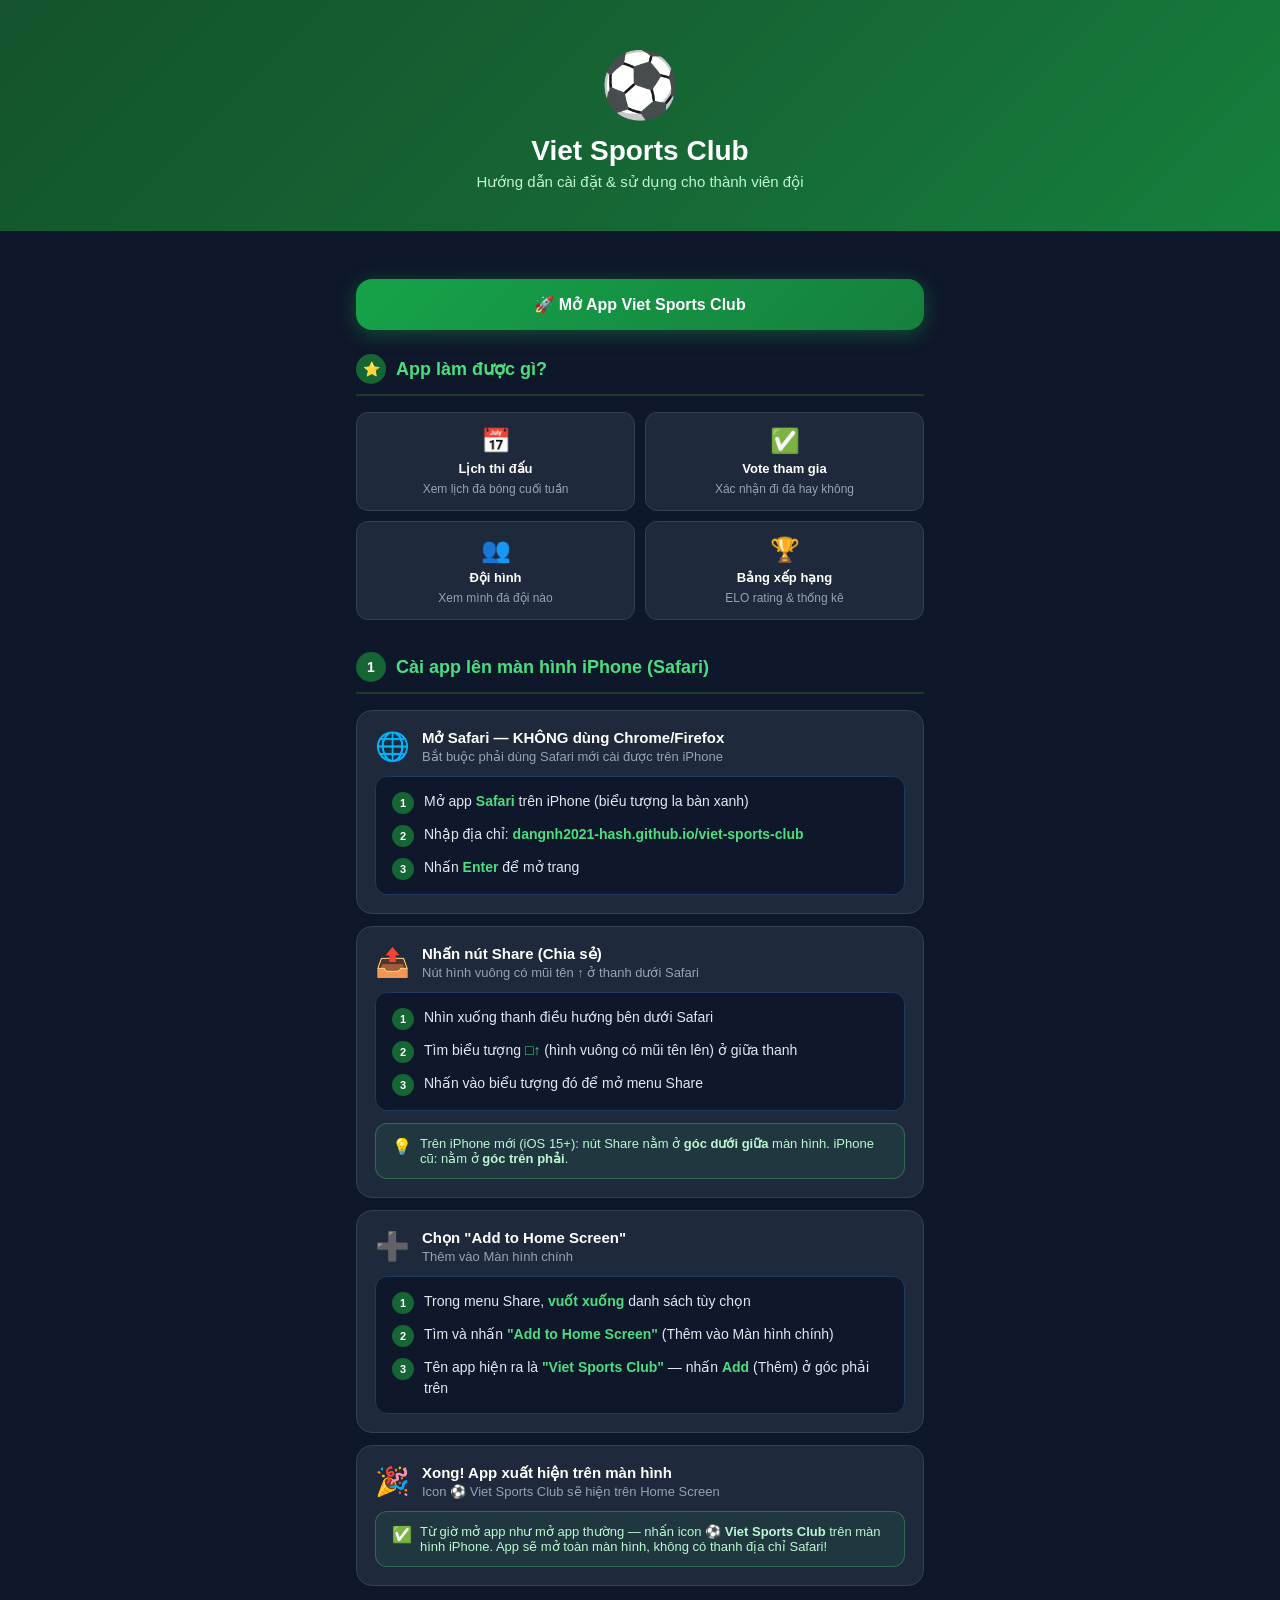
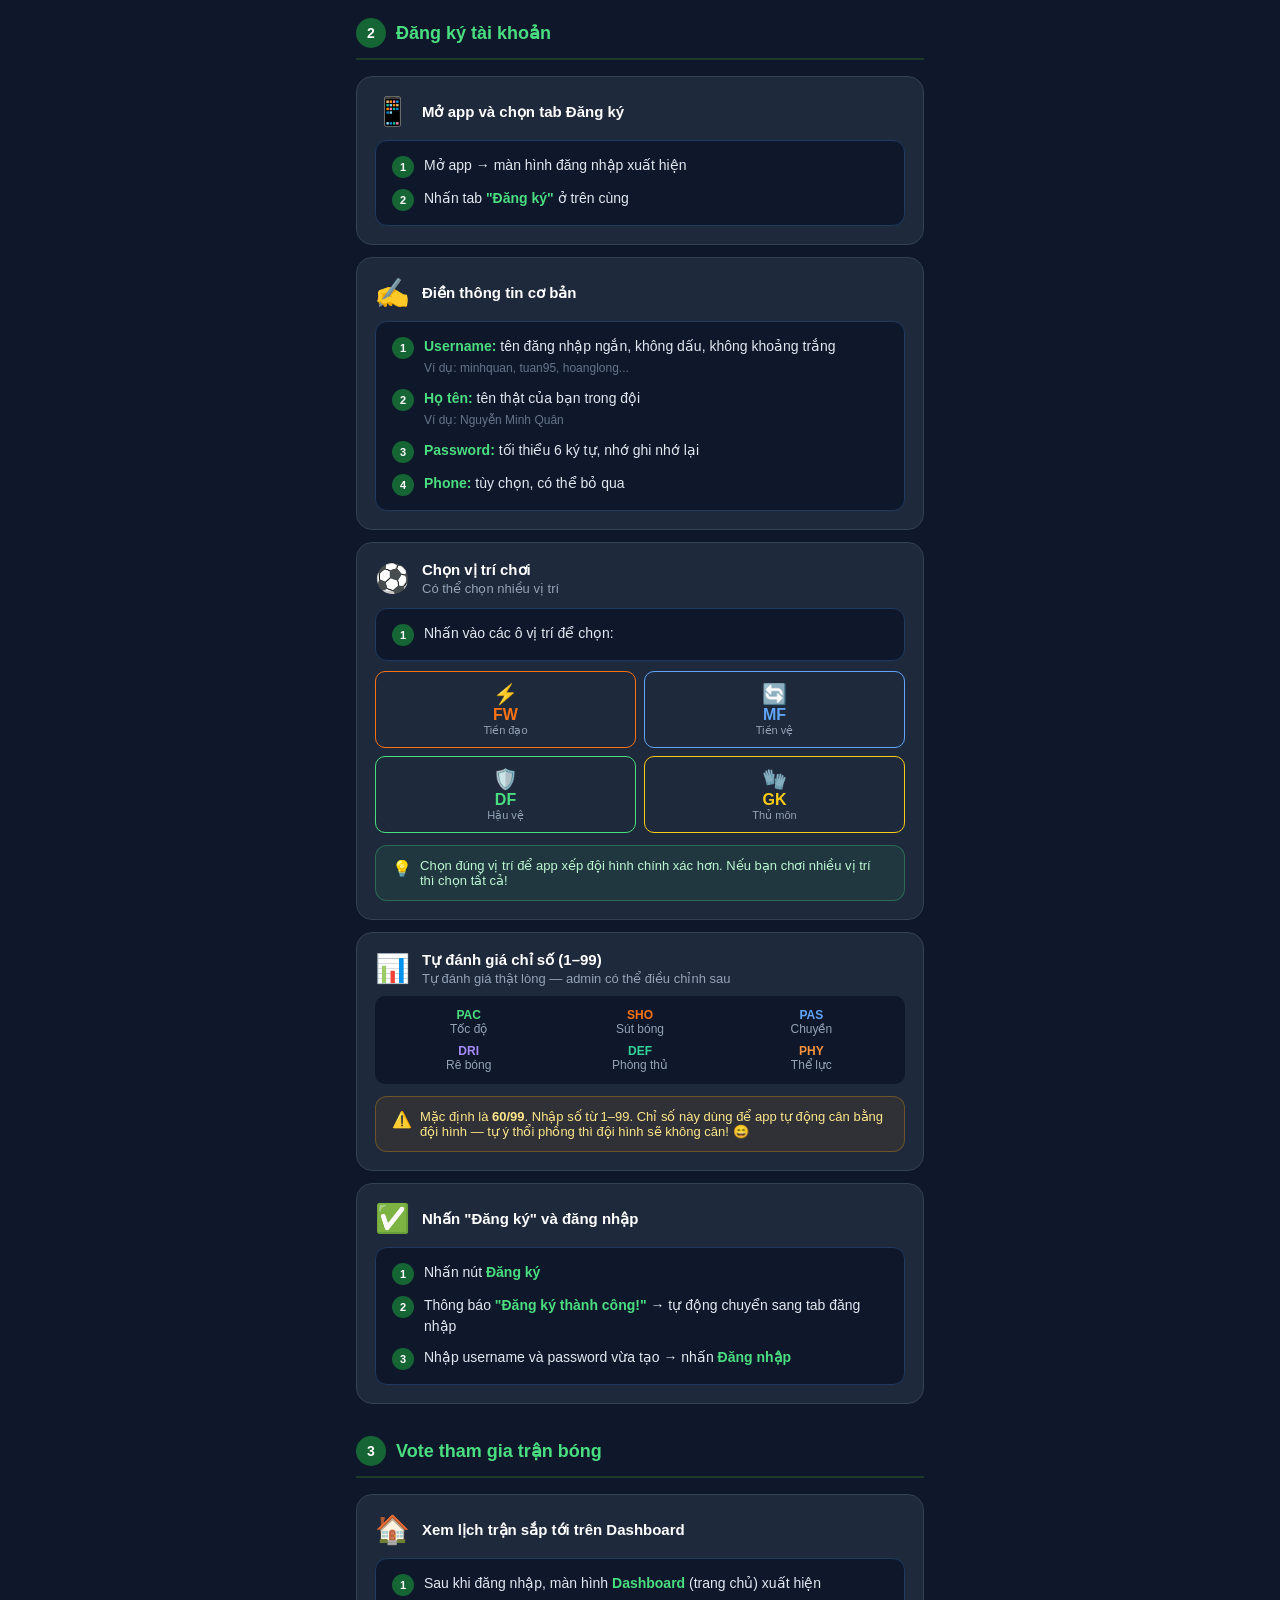
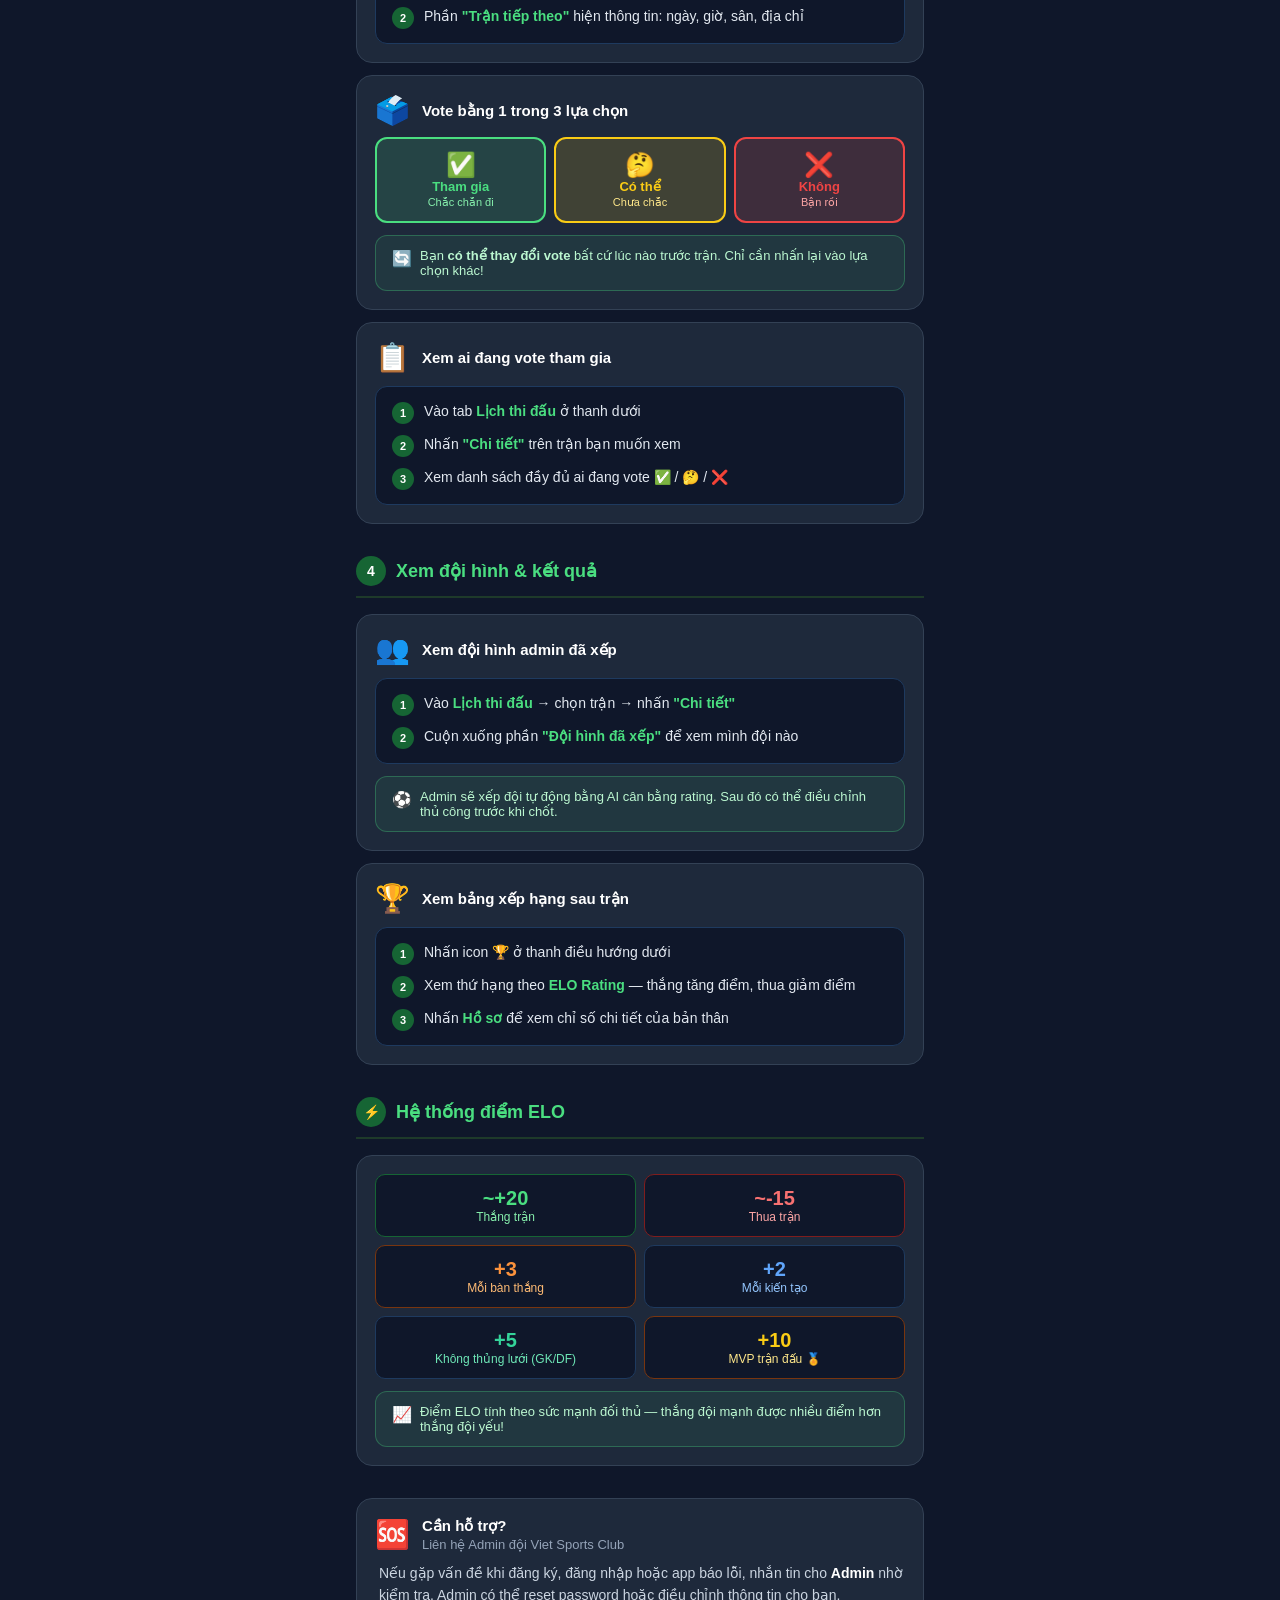
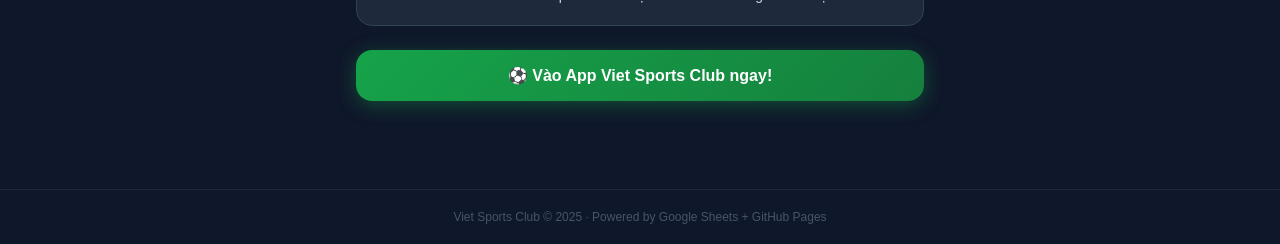
<file: guide.html>
<!DOCTYPE html>
<html lang="vi">
<head>
  <meta charset="UTF-8" />
  <meta name="viewport" content="width=device-width, initial-scale=1.0, viewport-fit=cover" />
  <title>Hướng dẫn sử dụng - Viet Sports Club</title>
  <meta name="apple-mobile-web-app-capable" content="yes" />
  <meta name="apple-mobile-web-app-status-bar-style" content="black-translucent" />
  <meta name="theme-color" content="#166534" />
  <style>
    * { box-sizing: border-box; margin: 0; padding: 0; }
    body {
      font-family: -apple-system, BlinkMacSystemFont, 'Segoe UI', sans-serif;
      background: #0f172a;
      color: #f1f5f9;
      min-height: 100vh;
    }
    .hero {
      background: linear-gradient(135deg, #14532d 0%, #166534 50%, #15803d 100%);
      padding: 48px 24px 40px;
      text-align: center;
    }
    .hero-icon { font-size: 64px; margin-bottom: 12px; }
    .hero h1 { font-size: 28px; font-weight: 800; color: white; }
    .hero p { color: #bbf7d0; margin-top: 6px; font-size: 15px; }

    .container { max-width: 600px; margin: 0 auto; padding: 24px 16px 48px; }

    /* Section */
    .section { margin-bottom: 32px; }
    .section-title {
      display: flex; align-items: center; gap: 10px;
      font-size: 18px; font-weight: 700; color: #4ade80;
      margin-bottom: 16px; padding-bottom: 10px;
      border-bottom: 2px solid #1e3a2a;
    }
    .section-title .num {
      width: 30px; height: 30px; border-radius: 50%;
      background: #166534; color: white;
      display: flex; align-items: center; justify-content: center;
      font-size: 14px; font-weight: 800; flex-shrink: 0;
    }

    /* Step card */
    .step {
      background: #1e293b;
      border: 1px solid #334155;
      border-radius: 16px;
      padding: 18px;
      margin-bottom: 12px;
      position: relative;
    }
    .step-header {
      display: flex; align-items: center; gap: 12px;
      margin-bottom: 10px;
    }
    .step-icon {
      font-size: 28px; flex-shrink: 0;
    }
    .step-title {
      font-weight: 700; font-size: 15px; color: white;
    }
    .step-sub {
      color: #94a3b8; font-size: 13px; margin-top: 2px;
    }
    .step-body {
      color: #cbd5e1; font-size: 14px; line-height: 1.6;
      padding-left: 4px;
    }
    .step-body ol { padding-left: 20px; }
    .step-body li { margin-bottom: 6px; }
    .step-body strong { color: white; }

    /* Phone mockup steps */
    .phone-step {
      background: #0f172a;
      border: 1px solid #1e3a5f;
      border-radius: 12px;
      padding: 14px 16px;
      margin-top: 12px;
    }
    .phone-step .action {
      display: flex; align-items: flex-start; gap: 10px;
      margin-bottom: 10px;
    }
    .phone-step .action:last-child { margin-bottom: 0; }
    .action-num {
      width: 22px; height: 22px; border-radius: 50%;
      background: #166534; color: white;
      display: flex; align-items: center; justify-content: center;
      font-size: 11px; font-weight: 700; flex-shrink: 0;
      margin-top: 1px;
    }
    .action-text { font-size: 14px; color: #e2e8f0; line-height: 1.5; }
    .action-text em { color: #4ade80; font-style: normal; font-weight: 600; }

    /* Highlight box */
    .tip {
      background: rgba(74, 222, 128, 0.08);
      border: 1px solid rgba(74, 222, 128, 0.3);
      border-radius: 12px;
      padding: 12px 16px;
      font-size: 13px;
      color: #bbf7d0;
      margin-top: 12px;
      display: flex; gap: 8px; align-items: flex-start;
    }
    .tip-icon { font-size: 16px; flex-shrink: 0; margin-top: 1px; }

    .warning {
      background: rgba(245, 158, 11, 0.08);
      border: 1px solid rgba(245, 158, 11, 0.3);
      border-radius: 12px;
      padding: 12px 16px;
      font-size: 13px;
      color: #fde68a;
      margin-top: 12px;
      display: flex; gap: 8px; align-items: flex-start;
    }

    /* App link button */
    .cta {
      display: block; text-align: center;
      background: linear-gradient(135deg, #16a34a, #15803d);
      color: white; font-weight: 700; font-size: 16px;
      padding: 16px 24px; border-radius: 16px;
      text-decoration: none; margin: 24px 0;
      box-shadow: 0 4px 20px rgba(22, 163, 74, 0.4);
    }
    .cta:active { opacity: 0.9; transform: scale(0.99); }

    /* Tag */
    .tag {
      display: inline-block; padding: 2px 10px;
      border-radius: 20px; font-size: 12px; font-weight: 600;
      background: rgba(74,222,128,0.15); color: #4ade80;
      border: 1px solid rgba(74,222,128,0.3);
    }
    .tag.blue { background: rgba(96,165,250,0.15); color: #60a5fa; border-color: rgba(96,165,250,0.3); }
    .tag.gold { background: rgba(250,204,21,0.15); color: #facc15; border-color: rgba(250,204,21,0.3); }
    .tag.red { background: rgba(239,68,68,0.15); color: #f87171; border-color: rgba(239,68,68,0.3); }

    /* Divider */
    .divider { height: 1px; background: #1e293b; margin: 8px 0; }

    /* Visual phone bar */
    .safari-bar {
      background: #1e293b; border-radius: 10px; padding: 8px 12px;
      font-size: 13px; color: #94a3b8; margin-top: 10px;
      display: flex; align-items: center; gap-8px;
      border: 1px solid #334155;
    }
    .ios-button {
      display: inline-flex; align-items: center; gap: 4px;
      background: #334155; border-radius: 8px;
      padding: 4px 10px; font-size: 12px; color: #e2e8f0;
      font-weight: 600; margin: 2px;
    }

    /* Feature list */
    .features { display: grid; grid-template-columns: 1fr 1fr; gap: 10px; }
    .feature {
      background: #1e293b; border: 1px solid #334155;
      border-radius: 12px; padding: 14px;
      display: flex; flex-direction: column; align-items: center;
      text-align: center; gap: 6px;
    }
    .feature-icon { font-size: 24px; }
    .feature-text { font-size: 12px; color: #94a3b8; }
    .feature-title { font-size: 13px; font-weight: 600; color: white; }

    /* Footer */
    footer {
      text-align: center; color: #475569; font-size: 12px;
      padding: 20px 16px; border-top: 1px solid #1e293b;
      margin-top: 16px;
    }

    @media (max-width: 400px) {
      .features { grid-template-columns: 1fr; }
    }
  </style>
</head>
<body>

  <!-- Hero -->
  <div class="hero">
    <div class="hero-icon">⚽</div>
    <h1>Viet Sports Club</h1>
    <p>Hướng dẫn cài đặt & sử dụng cho thành viên đội</p>
  </div>

  <div class="container">

    <!-- CTA -->
    <a href="https://dangnh2021-hash.github.io/viet-sports-club/" class="cta">
      🚀 Mở App Viet Sports Club
    </a>

    <!-- Features overview -->
    <div class="section">
      <div class="section-title">
        <div class="num">⭐</div>
        App làm được gì?
      </div>
      <div class="features">
        <div class="feature">
          <div class="feature-icon">📅</div>
          <div class="feature-title">Lịch thi đấu</div>
          <div class="feature-text">Xem lịch đá bóng cuối tuần</div>
        </div>
        <div class="feature">
          <div class="feature-icon">✅</div>
          <div class="feature-title">Vote tham gia</div>
          <div class="feature-text">Xác nhận đi đá hay không</div>
        </div>
        <div class="feature">
          <div class="feature-icon">👥</div>
          <div class="feature-title">Đội hình</div>
          <div class="feature-text">Xem mình đá đội nào</div>
        </div>
        <div class="feature">
          <div class="feature-icon">🏆</div>
          <div class="feature-title">Bảng xếp hạng</div>
          <div class="feature-text">ELO rating & thống kê</div>
        </div>
      </div>
    </div>

    <!-- PHẦN 1: Cài lên màn hình iPhone -->
    <div class="section">
      <div class="section-title">
        <div class="num">1</div>
        Cài app lên màn hình iPhone (Safari)
      </div>

      <div class="step">
        <div class="step-header">
          <div class="step-icon">🌐</div>
          <div>
            <div class="step-title">Mở Safari — KHÔNG dùng Chrome/Firefox</div>
            <div class="step-sub">Bắt buộc phải dùng Safari mới cài được trên iPhone</div>
          </div>
        </div>
        <div class="phone-step">
          <div class="action">
            <div class="action-num">1</div>
            <div class="action-text">Mở app <em>Safari</em> trên iPhone (biểu tượng la bàn xanh)</div>
          </div>
          <div class="action">
            <div class="action-num">2</div>
            <div class="action-text">Nhập địa chỉ: <em>dangnh2021-hash.github.io/viet-sports-club</em></div>
          </div>
          <div class="action">
            <div class="action-num">3</div>
            <div class="action-text">Nhấn <em>Enter</em> để mở trang</div>
          </div>
        </div>
      </div>

      <div class="step">
        <div class="step-header">
          <div class="step-icon">📤</div>
          <div>
            <div class="step-title">Nhấn nút Share (Chia sẻ)</div>
            <div class="step-sub">Nút hình vuông có mũi tên ↑ ở thanh dưới Safari</div>
          </div>
        </div>
        <div class="phone-step">
          <div class="action">
            <div class="action-num">1</div>
            <div class="action-text">Nhìn xuống thanh điều hướng bên dưới Safari</div>
          </div>
          <div class="action">
            <div class="action-num">2</div>
            <div class="action-text">Tìm biểu tượng <em>□↑</em> (hình vuông có mũi tên lên) ở giữa thanh</div>
          </div>
          <div class="action">
            <div class="action-num">3</div>
            <div class="action-text">Nhấn vào biểu tượng đó để mở menu Share</div>
          </div>
        </div>
        <div class="tip">
          <div class="tip-icon">💡</div>
          <div>Trên iPhone mới (iOS 15+): nút Share nằm ở <strong>góc dưới giữa</strong> màn hình. iPhone cũ: nằm ở <strong>góc trên phải</strong>.</div>
        </div>
      </div>

      <div class="step">
        <div class="step-header">
          <div class="step-icon">➕</div>
          <div>
            <div class="step-title">Chọn "Add to Home Screen"</div>
            <div class="step-sub">Thêm vào Màn hình chính</div>
          </div>
        </div>
        <div class="phone-step">
          <div class="action">
            <div class="action-num">1</div>
            <div class="action-text">Trong menu Share, <em>vuốt xuống</em> danh sách tùy chọn</div>
          </div>
          <div class="action">
            <div class="action-num">2</div>
            <div class="action-text">Tìm và nhấn <em>"Add to Home Screen"</em> (Thêm vào Màn hình chính)</div>
          </div>
          <div class="action">
            <div class="action-num">3</div>
            <div class="action-text">Tên app hiện ra là <em>"Viet Sports Club"</em> — nhấn <em>Add</em> (Thêm) ở góc phải trên</div>
          </div>
        </div>
      </div>

      <div class="step">
        <div class="step-header">
          <div class="step-icon">🎉</div>
          <div>
            <div class="step-title">Xong! App xuất hiện trên màn hình</div>
            <div class="step-sub">Icon ⚽ Viet Sports Club sẽ hiện trên Home Screen</div>
          </div>
        </div>
        <div class="tip">
          <div class="tip-icon">✅</div>
          <div>Từ giờ mở app như mở app thường — nhấn icon ⚽ <strong>Viet Sports Club</strong> trên màn hình iPhone. App sẽ mở toàn màn hình, không có thanh địa chỉ Safari!</div>
        </div>
      </div>
    </div>

    <!-- PHẦN 2: Đăng ký tài khoản -->
    <div class="section">
      <div class="section-title">
        <div class="num">2</div>
        Đăng ký tài khoản
      </div>

      <div class="step">
        <div class="step-header">
          <div class="step-icon">📱</div>
          <div>
            <div class="step-title">Mở app và chọn tab Đăng ký</div>
          </div>
        </div>
        <div class="phone-step">
          <div class="action">
            <div class="action-num">1</div>
            <div class="action-text">Mở app → màn hình đăng nhập xuất hiện</div>
          </div>
          <div class="action">
            <div class="action-num">2</div>
            <div class="action-text">Nhấn tab <em>"Đăng ký"</em> ở trên cùng</div>
          </div>
        </div>
      </div>

      <div class="step">
        <div class="step-header">
          <div class="step-icon">✍️</div>
          <div>
            <div class="step-title">Điền thông tin cơ bản</div>
          </div>
        </div>
        <div class="phone-step">
          <div class="action">
            <div class="action-num">1</div>
            <div class="action-text"><em>Username:</em> tên đăng nhập ngắn, không dấu, không khoảng trắng<br/>
              <span style="color:#64748b;font-size:12px;">Ví dụ: minhquan, tuan95, hoanglong...</span></div>
          </div>
          <div class="action">
            <div class="action-num">2</div>
            <div class="action-text"><em>Họ tên:</em> tên thật của bạn trong đội<br/>
              <span style="color:#64748b;font-size:12px;">Ví dụ: Nguyễn Minh Quân</span></div>
          </div>
          <div class="action">
            <div class="action-num">3</div>
            <div class="action-text"><em>Password:</em> tối thiểu 6 ký tự, nhớ ghi nhớ lại</div>
          </div>
          <div class="action">
            <div class="action-num">4</div>
            <div class="action-text"><em>Phone:</em> tùy chọn, có thể bỏ qua</div>
          </div>
        </div>
      </div>

      <div class="step">
        <div class="step-header">
          <div class="step-icon">⚽</div>
          <div>
            <div class="step-title">Chọn vị trí chơi</div>
            <div class="step-sub">Có thể chọn nhiều vị trí</div>
          </div>
        </div>
        <div class="phone-step">
          <div class="action">
            <div class="action-num">1</div>
            <div class="action-text">Nhấn vào các ô vị trí để chọn:</div>
          </div>
        </div>
        <div style="display:grid;grid-template-columns:1fr 1fr;gap:8px;margin-top:10px;">
          <div style="background:#1e293b;border:1px solid #f97316;border-radius:10px;padding:10px;text-align:center;">
            <div style="font-size:20px;">⚡</div>
            <div style="color:#f97316;font-weight:700;">FW</div>
            <div style="color:#94a3b8;font-size:11px;">Tiền đạo</div>
          </div>
          <div style="background:#1e293b;border:1px solid #60a5fa;border-radius:10px;padding:10px;text-align:center;">
            <div style="font-size:20px;">🔄</div>
            <div style="color:#60a5fa;font-weight:700;">MF</div>
            <div style="color:#94a3b8;font-size:11px;">Tiền vệ</div>
          </div>
          <div style="background:#1e293b;border:1px solid #4ade80;border-radius:10px;padding:10px;text-align:center;">
            <div style="font-size:20px;">🛡️</div>
            <div style="color:#4ade80;font-weight:700;">DF</div>
            <div style="color:#94a3b8;font-size:11px;">Hậu vệ</div>
          </div>
          <div style="background:#1e293b;border:1px solid #facc15;border-radius:10px;padding:10px;text-align:center;">
            <div style="font-size:20px;">🧤</div>
            <div style="color:#facc15;font-weight:700;">GK</div>
            <div style="color:#94a3b8;font-size:11px;">Thủ môn</div>
          </div>
        </div>
        <div class="tip">
          <div class="tip-icon">💡</div>
          <div>Chọn đúng vị trí để app xếp đội hình chính xác hơn. Nếu bạn chơi nhiều vị trí thì chọn tất cả!</div>
        </div>
      </div>

      <div class="step">
        <div class="step-header">
          <div class="step-icon">📊</div>
          <div>
            <div class="step-title">Tự đánh giá chỉ số (1–99)</div>
            <div class="step-sub">Tự đánh giá thật lòng — admin có thể điều chỉnh sau</div>
          </div>
        </div>
        <div style="background:#0f172a;border-radius:10px;padding:12px;margin-top:10px;">
          <div style="display:grid;grid-template-columns:1fr 1fr 1fr;gap:8px;font-size:12px;text-align:center;">
            <div><div style="color:#4ade80;font-weight:700;">PAC</div><div style="color:#94a3b8;">Tốc độ</div></div>
            <div><div style="color:#f97316;font-weight:700;">SHO</div><div style="color:#94a3b8;">Sút bóng</div></div>
            <div><div style="color:#60a5fa;font-weight:700;">PAS</div><div style="color:#94a3b8;">Chuyền</div></div>
            <div><div style="color:#a78bfa;font-weight:700;">DRI</div><div style="color:#94a3b8;">Rê bóng</div></div>
            <div><div style="color:#34d399;font-weight:700;">DEF</div><div style="color:#94a3b8;">Phòng thủ</div></div>
            <div><div style="color:#fb923c;font-weight:700;">PHY</div><div style="color:#94a3b8;">Thể lực</div></div>
          </div>
        </div>
        <div class="warning">
          <div class="tip-icon">⚠️</div>
          <div>Mặc định là <strong>60/99</strong>. Nhập số từ 1–99. Chỉ số này dùng để app tự động cân bằng đội hình — tự ý thổi phồng thì đội hình sẽ không cân! 😄</div>
        </div>
      </div>

      <div class="step">
        <div class="step-header">
          <div class="step-icon">✅</div>
          <div>
            <div class="step-title">Nhấn "Đăng ký" và đăng nhập</div>
          </div>
        </div>
        <div class="phone-step">
          <div class="action">
            <div class="action-num">1</div>
            <div class="action-text">Nhấn nút <em>Đăng ký</em></div>
          </div>
          <div class="action">
            <div class="action-num">2</div>
            <div class="action-text">Thông báo <em>"Đăng ký thành công!"</em> → tự động chuyển sang tab đăng nhập</div>
          </div>
          <div class="action">
            <div class="action-num">3</div>
            <div class="action-text">Nhập username và password vừa tạo → nhấn <em>Đăng nhập</em></div>
          </div>
        </div>
      </div>
    </div>

    <!-- PHẦN 3: Vote tham gia trận bóng -->
    <div class="section">
      <div class="section-title">
        <div class="num">3</div>
        Vote tham gia trận bóng
      </div>

      <div class="step">
        <div class="step-header">
          <div class="step-icon">🏠</div>
          <div>
            <div class="step-title">Xem lịch trận sắp tới trên Dashboard</div>
          </div>
        </div>
        <div class="phone-step">
          <div class="action">
            <div class="action-num">1</div>
            <div class="action-text">Sau khi đăng nhập, màn hình <em>Dashboard</em> (trang chủ) xuất hiện</div>
          </div>
          <div class="action">
            <div class="action-num">2</div>
            <div class="action-text">Phần <em>"Trận tiếp theo"</em> hiện thông tin: ngày, giờ, sân, địa chỉ</div>
          </div>
        </div>
      </div>

      <div class="step">
        <div class="step-header">
          <div class="step-icon">🗳️</div>
          <div>
            <div class="step-title">Vote bằng 1 trong 3 lựa chọn</div>
          </div>
        </div>
        <div style="display:grid;grid-template-columns:1fr 1fr 1fr;gap:8px;margin-top:10px;">
          <div style="background:rgba(74,222,128,0.15);border:2px solid #4ade80;border-radius:12px;padding:12px;text-align:center;">
            <div style="font-size:24px;">✅</div>
            <div style="color:#4ade80;font-weight:700;font-size:13px;">Tham gia</div>
            <div style="color:#86efac;font-size:11px;margin-top:2px;">Chắc chắn đi</div>
          </div>
          <div style="background:rgba(250,204,21,0.15);border:2px solid #facc15;border-radius:12px;padding:12px;text-align:center;">
            <div style="font-size:24px;">🤔</div>
            <div style="color:#facc15;font-weight:700;font-size:13px;">Có thể</div>
            <div style="color:#fde68a;font-size:11px;margin-top:2px;">Chưa chắc</div>
          </div>
          <div style="background:rgba(239,68,68,0.15);border:2px solid #ef4444;border-radius:12px;padding:12px;text-align:center;">
            <div style="font-size:24px;">❌</div>
            <div style="color:#ef4444;font-weight:700;font-size:13px;">Không</div>
            <div style="color:#fca5a5;font-size:11px;margin-top:2px;">Bận rồi</div>
          </div>
        </div>
        <div class="tip" style="margin-top:12px;">
          <div class="tip-icon">🔄</div>
          <div>Bạn <strong>có thể thay đổi vote</strong> bất cứ lúc nào trước trận. Chỉ cần nhấn lại vào lựa chọn khác!</div>
        </div>
      </div>

      <div class="step">
        <div class="step-header">
          <div class="step-icon">📋</div>
          <div>
            <div class="step-title">Xem ai đang vote tham gia</div>
          </div>
        </div>
        <div class="phone-step">
          <div class="action">
            <div class="action-num">1</div>
            <div class="action-text">Vào tab <em>Lịch thi đấu</em> ở thanh dưới</div>
          </div>
          <div class="action">
            <div class="action-num">2</div>
            <div class="action-text">Nhấn <em>"Chi tiết"</em> trên trận bạn muốn xem</div>
          </div>
          <div class="action">
            <div class="action-num">3</div>
            <div class="action-text">Xem danh sách đầy đủ ai đang vote ✅ / 🤔 / ❌</div>
          </div>
        </div>
      </div>
    </div>

    <!-- PHẦN 4: Xem đội hình & kết quả -->
    <div class="section">
      <div class="section-title">
        <div class="num">4</div>
        Xem đội hình & kết quả
      </div>

      <div class="step">
        <div class="step-header">
          <div class="step-icon">👥</div>
          <div>
            <div class="step-title">Xem đội hình admin đã xếp</div>
          </div>
        </div>
        <div class="phone-step">
          <div class="action">
            <div class="action-num">1</div>
            <div class="action-text">Vào <em>Lịch thi đấu</em> → chọn trận → nhấn <em>"Chi tiết"</em></div>
          </div>
          <div class="action">
            <div class="action-num">2</div>
            <div class="action-text">Cuộn xuống phần <em>"Đội hình đã xếp"</em> để xem mình đội nào</div>
          </div>
        </div>
        <div class="tip">
          <div class="tip-icon">⚽</div>
          <div>Admin sẽ xếp đội tự động bằng AI cân bằng rating. Sau đó có thể điều chỉnh thủ công trước khi chốt.</div>
        </div>
      </div>

      <div class="step">
        <div class="step-header">
          <div class="step-icon">🏆</div>
          <div>
            <div class="step-title">Xem bảng xếp hạng sau trận</div>
          </div>
        </div>
        <div class="phone-step">
          <div class="action">
            <div class="action-num">1</div>
            <div class="action-text">Nhấn icon <em>🏆</em> ở thanh điều hướng dưới</div>
          </div>
          <div class="action">
            <div class="action-num">2</div>
            <div class="action-text">Xem thứ hạng theo <em>ELO Rating</em> — thắng tăng điểm, thua giảm điểm</div>
          </div>
          <div class="action">
            <div class="action-num">3</div>
            <div class="action-text">Nhấn <em>Hồ sơ</em> để xem chỉ số chi tiết của bản thân</div>
          </div>
        </div>
      </div>
    </div>

    <!-- Hệ thống điểm -->
    <div class="section">
      <div class="section-title">
        <div class="num">⚡</div>
        Hệ thống điểm ELO
      </div>
      <div class="step">
        <div style="display:grid;grid-template-columns:1fr 1fr;gap:8px;">
          <div style="background:#0f172a;border-radius:10px;padding:12px;text-align:center;border:1px solid #166534;">
            <div style="color:#4ade80;font-size:20px;font-weight:800;">~+20</div>
            <div style="color:#86efac;font-size:12px;">Thắng trận</div>
          </div>
          <div style="background:#0f172a;border-radius:10px;padding:12px;text-align:center;border:1px solid #7f1d1d;">
            <div style="color:#f87171;font-size:20px;font-weight:800;">~-15</div>
            <div style="color:#fca5a5;font-size:12px;">Thua trận</div>
          </div>
          <div style="background:#0f172a;border-radius:10px;padding:12px;text-align:center;border:1px solid #78350f;">
            <div style="color:#fb923c;font-size:20px;font-weight:800;">+3</div>
            <div style="color:#fdba74;font-size:12px;">Mỗi bàn thắng</div>
          </div>
          <div style="background:#0f172a;border-radius:10px;padding:12px;text-align:center;border:1px solid #1e3a5f;">
            <div style="color:#60a5fa;font-size:20px;font-weight:800;">+2</div>
            <div style="color:#93c5fd;font-size:12px;">Mỗi kiến tạo</div>
          </div>
          <div style="background:#0f172a;border-radius:10px;padding:12px;text-align:center;border:1px solid #1e3a5f;">
            <div style="color:#34d399;font-size:20px;font-weight:800;">+5</div>
            <div style="color:#6ee7b7;font-size:12px;">Không thủng lưới (GK/DF)</div>
          </div>
          <div style="background:#0f172a;border-radius:10px;padding:12px;text-align:center;border:1px solid #78350f;">
            <div style="color:#facc15;font-size:20px;font-weight:800;">+10</div>
            <div style="color:#fde68a;font-size:12px;">MVP trận đấu 🏅</div>
          </div>
        </div>
        <div class="tip" style="margin-top:12px;">
          <div class="tip-icon">📈</div>
          <div>Điểm ELO tính theo sức mạnh đối thủ — thắng đội mạnh được nhiều điểm hơn thắng đội yếu!</div>
        </div>
      </div>
    </div>

    <!-- Liên hệ -->
    <div class="step">
      <div class="step-header">
        <div class="step-icon">🆘</div>
        <div>
          <div class="step-title">Cần hỗ trợ?</div>
          <div class="step-sub">Liên hệ Admin đội Viet Sports Club</div>
        </div>
      </div>
      <div class="step-body">
        Nếu gặp vấn đề khi đăng ký, đăng nhập hoặc app báo lỗi, nhắn tin cho <strong>Admin</strong> nhờ kiểm tra. Admin có thể reset password hoặc điều chỉnh thông tin cho bạn.
      </div>
    </div>

    <!-- Open App button -->
    <a href="https://dangnh2021-hash.github.io/viet-sports-club/" class="cta">
      ⚽ Vào App Viet Sports Club ngay!
    </a>

  </div>

  <footer>
    Viet Sports Club © 2025 · Powered by Google Sheets + GitHub Pages
  </footer>

</body>
</html>
</file>
